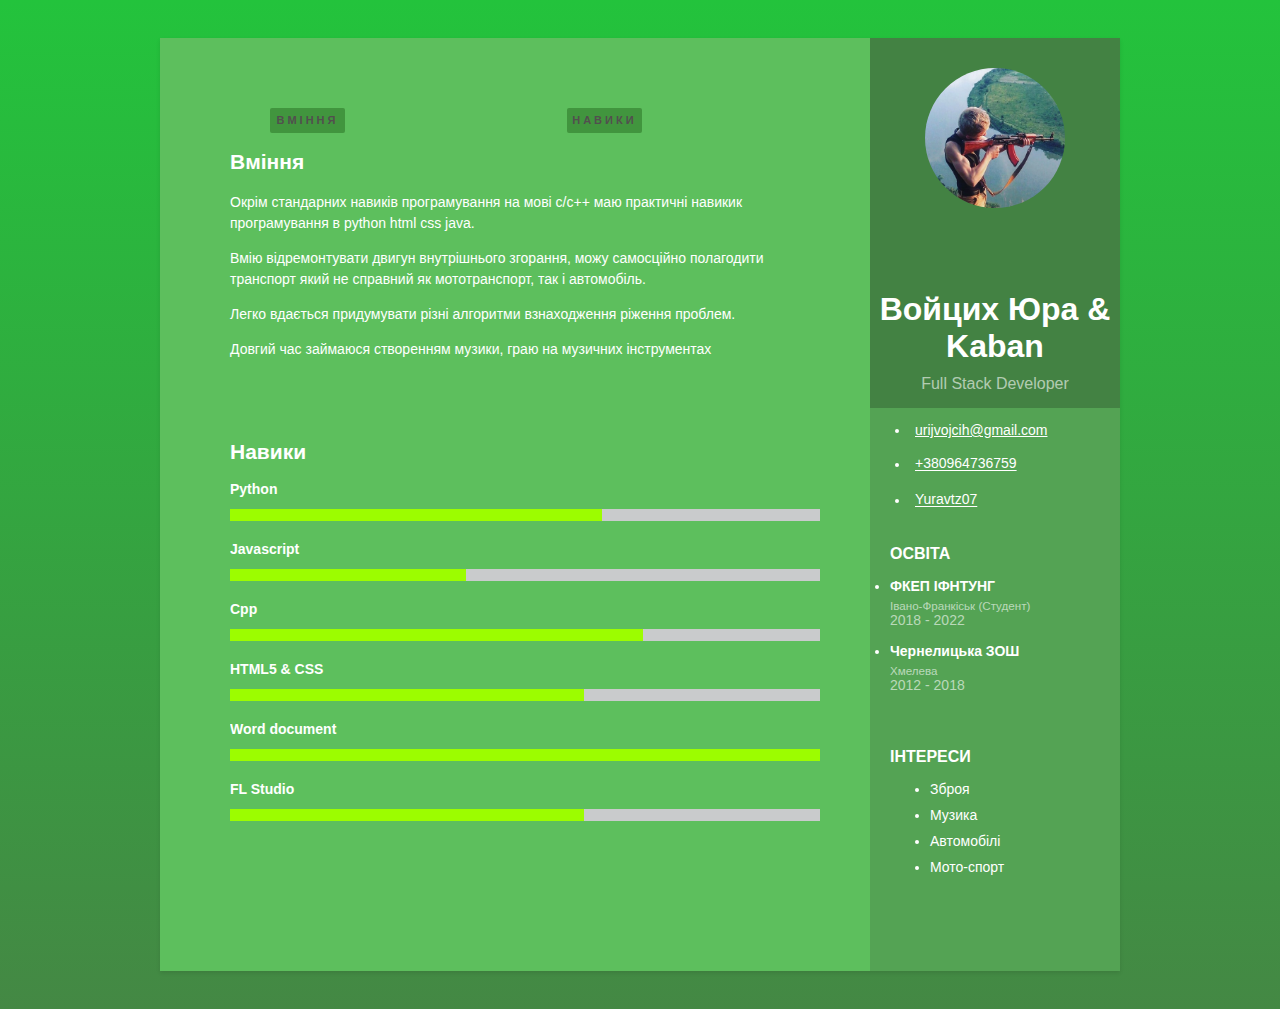
<file: index.html>
<!DOCTYPE html>
<html>
<head>
<link rel="stylesheet" href="stule.css">
<meta http-equiv="content-type" content="text/HTML; charset=utf-8" />
<title>Резюме</title>
</head>
<body>
<div class="wrapper">
        <div class="sidebar-wrapper">
            
            <div class="profile-container">
                <img class="profile" src="img/Profile_foto.jpg" alt="">
                
                <h1 class="name">Войцих Юра &amp Kaban</h1>
                <h3 class="tagline">Full Stack Developer</h3>
            </div><!--//profile-container-->
            
            <div class="contact-container">
                <ul class="list-unstyled contact-list">
                   <li class="email"><i class="fa fa-envelope"></i><a href="mailto: ">urijvojcih@gmail.com</a></li>
                    <li class="phone"><i class="fa fa-phone"></i><a href="#">+380964736759</a></li>
                    <li class="github"><i class="fa fa-github"></i><a href="https://github.com/Yuravtz07" target="_blank">Yuravtz07</a></li>
                </ul>
            </div><!--//contact-container-->
            <div class="education-container container-block">
                <h2 class="container-block-title">Освіта</h2>
                <div class="item">
                     <h4 class="degree"><li>ФКЕП ІФНТУНГ</li></h4>
                    <h5 class="meta">Івано-Франкіськ (Студент)</h5>
                    <div class="time">2018 - 2022</div>
                </div><!--//item-->
                <div class="item">
                    <h4 class="degree"><li>Чернелицька ЗОШ</li></h4>						
                    <h5 class="meta">Хмелева</h5>
                    <div class="time">2012 - 2018</div>
                </div><!--//item-->
            </div><!--//education-container-->
            

            
            
            
            
            
            <div class="interests-container container-block">
                <h2 class="container-block-title">Інтереси</h2>
                <ul class="list-unstyled interests-list">
                    <li>Зброя</li>
                    <li>Музика</li>
                    <li>Автомобілі</li>
                    <li>Мото-спорт</li>
                </ul>
            </div><!--//interests-->
            
        </div><!--//sidebar-wrapper-->
        
        <div class="main-wrapper">
 <div class="button"> 
       <a href="#1" class="floating-button">Вміння</a>
       <a href="#3" class="floating-button">Навики</a>
</div> 
            <section class="section experiences-section">
                <h2 id = "1" class="section-title"><i class="fa fa-briefcase"></i>Вміння</h2>
                
                <div class="item">
                    <div class="meta">
                        <div class="upper-row">
                            
                        </div><!--//upper-row-->
                        <div class="company"></div>
                    </div><!--//meta-->
                    <div class="details">
                        <p>Окрім стандарних навиків програмування на мові c/c++ маю практичні навикик програмування в python html css java.</p>  
                        <p>Вмію відремонтувати двигун внутрішнього згорання, можу самосційно полагодити транспорт який не справний як мототранспорт, так і автомобіль.</p>
                        <p>Легко вдається придумувати різні алгоритми взнаходження ріження проблем.</p>
                        <p>Довгий час займаюся створенням музики, граю на музичних інструментах</p>
                    </div><!--//details-->
                </div><!--//item-->
                
            </section><!--//section-->
            
            
            <section class="skills-section section">
                <h2 id ="3" class="section-title"><i class="fa fa-rocket"></i>Навики</h2>
                <div class="skillset">       
                    <div class="item">
                        <h3 class="level-title">Python</h3>
                        <div class="level-bar">
                            <div class="level-bar-inner" data-level="100%" style="width: 63%;">
                            </div>                                      
                        </div><!--//level-bar-->                                 
                    </div><!--//item-->
                    
                    <div class="item">
                        <h3 class="level-title">Javascript </h3>
                        <div class="level-bar">
                            <div class="level-bar-inner" data-level="98%" style="width: 40%;">
                            </div>                                      
                        </div><!--//level-bar-->                                 
                    </div><!--//item-->
                    
                    <div class="item">
                        <h3 class="level-title">Cpp</h3>
                        <div class="level-bar">
                            <div class="level-bar-inner" data-level="98%" style="width: 70%;">
                            </div>                                      
                        </div><!--//level-bar-->                                 
                    </div><!--//item-->
                    
                    <div class="item">
                        <h3 class="level-title">HTML5 &amp; CSS</h3>
                        <div class="level-bar">
                            <div class="level-bar-inner" data-level="95%" style="width: 60%;">
                            </div>                                      
                        </div><!--//level-bar-->                                 
                    </div><!--//item-->
                    
                    <div class="item">
                        <h3 class="level-title">Word document</h3>
                        <div class="level-bar">
                            <div class="level-bar-inner" data-level="100%" style="width: 100%;">
                            </div>                                      
                        </div><!--//level-bar-->                                 
                    </div><!--//item-->
                    
                    <div class="item">
                        <h3 class="level-title">FL Studio</h3>
                        <div class="level-bar">
                            <div class="level-bar-inner" data-level="60%" style="width: 60%;">
                            </div>                                      
                        </div><!--//level-bar-->                                 
                    </div><!--//item-->
                    
                </div>  
            </section><!--//skills-section-->
            
        </div><!--//main-body-->
    </div>
</body>
</html>
</file>
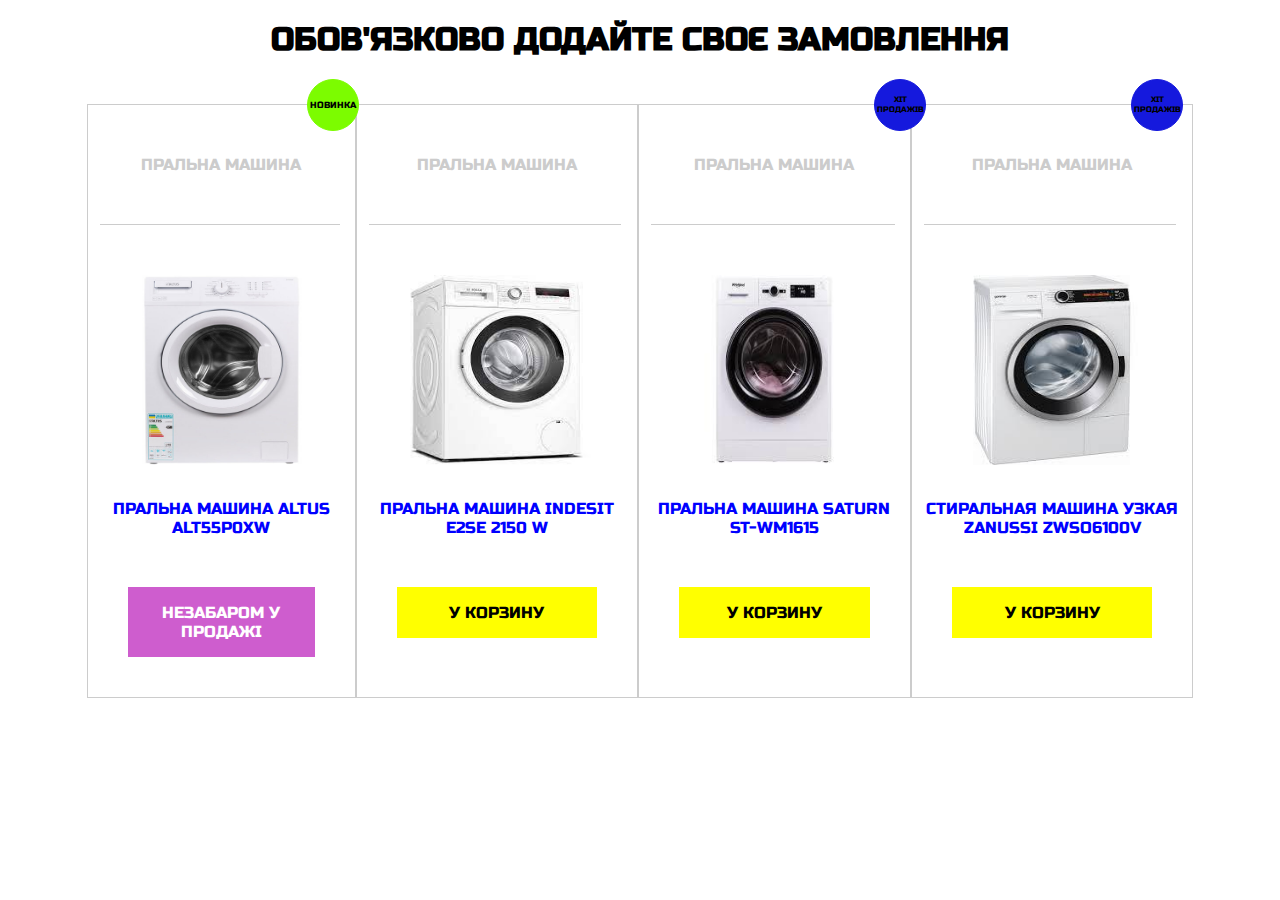
<file: lr/lr_7-main/index.html>
<!DOCTYPE html>
<html lang="en">
<head>
    <meta charset="UTF-8">
    <meta http-equiv="X-UA-Compatible" content="IE=edge">
    <meta name="viewport" content="width=device-width, initial-scale=1.0">
    <link rel="stylesheet" href="./style.css">
    <link rel="preconnect" href="https://fonts.gstatic.com">
    <link href="https://fonts.googleapis.com/css2?family=Russo+One&display=swap" rel="stylesheet">
    <title>Покупки</title>
</head>
<body>
    <div class="main">
        <div class="header">
            <h1>ОБОВ'ЯЗКОВО ДОДАЙТЕ СВОЄ ЗАМОВЛЕННЯ</h1>
        </div>

        <div class="col-up">
            <div class="nov">
                <div class="nov-text">НОВИНКА</div>
            </div>

            <div class="hit-first">
                <div class="hit-text">ХІТ ПРОДАЖІВ</div>
            </div>

            <div class="hit-second">
                <div class="hit-text">ХІТ ПРОДАЖІВ</div>
            </div>
        </div>

        <div class="container">
            <div class="center">


                <div class="tovar">
                    <div class="genre">
                        <div class="genre-name">Пральна машина</div>
                    </div>
                    <div class="line"></div>
                    <img src="./img/1.jpg" alt="">
                    <div class="name">Пральна машина ALTUS ALT55P0XW </div>
                    <div class="button-prod"><div class="text-button-prod">НЕЗАБАРОМ У ПРОДАЖІ</div></div>
                </div>
                

                <div class="tovar">
                    <div class="genre">
                        <div class="genre-name">Пральна машина</div>
                    </div>
                    <div class="line"></div>
                    <img src="./img/2.jpg" alt="">
                    <div class="name">Пральна машина Indesit E2SE 2150 W</div>
                    <div class="button"><div class="text-button">У КОРЗИНУ</div></div>
                </div>


                <div class="tovar">
                    <div class="genre">
                        <div class="genre-name">Пральна машина</div>
                    </div>
                    <div class="line"></div>
                    <img src="./img/3.jpg" alt="">
                    <div class="name">Пральна машина Saturn ST-WM1615</div>
                    <div class="button"><div class="text-button">У КОРЗИНУ</div></div>
                </div>


                <div class="tovar">
                    <div class="genre">
                        <div class="genre-name">Пральна машина</div>
                    </div>
                    <div class="line"></div>
                    <img src="./img/4.jpg" alt="">
                    <div class="name"> Стиральная машина узкая ZANUSSI ZWSO6100V</div>
                    <div class="button"><div class="text-button">У КОРЗИНУ</div></div>
                </div>
            </div>

        </div>
    </div>
    
</body>
</html>
</file>
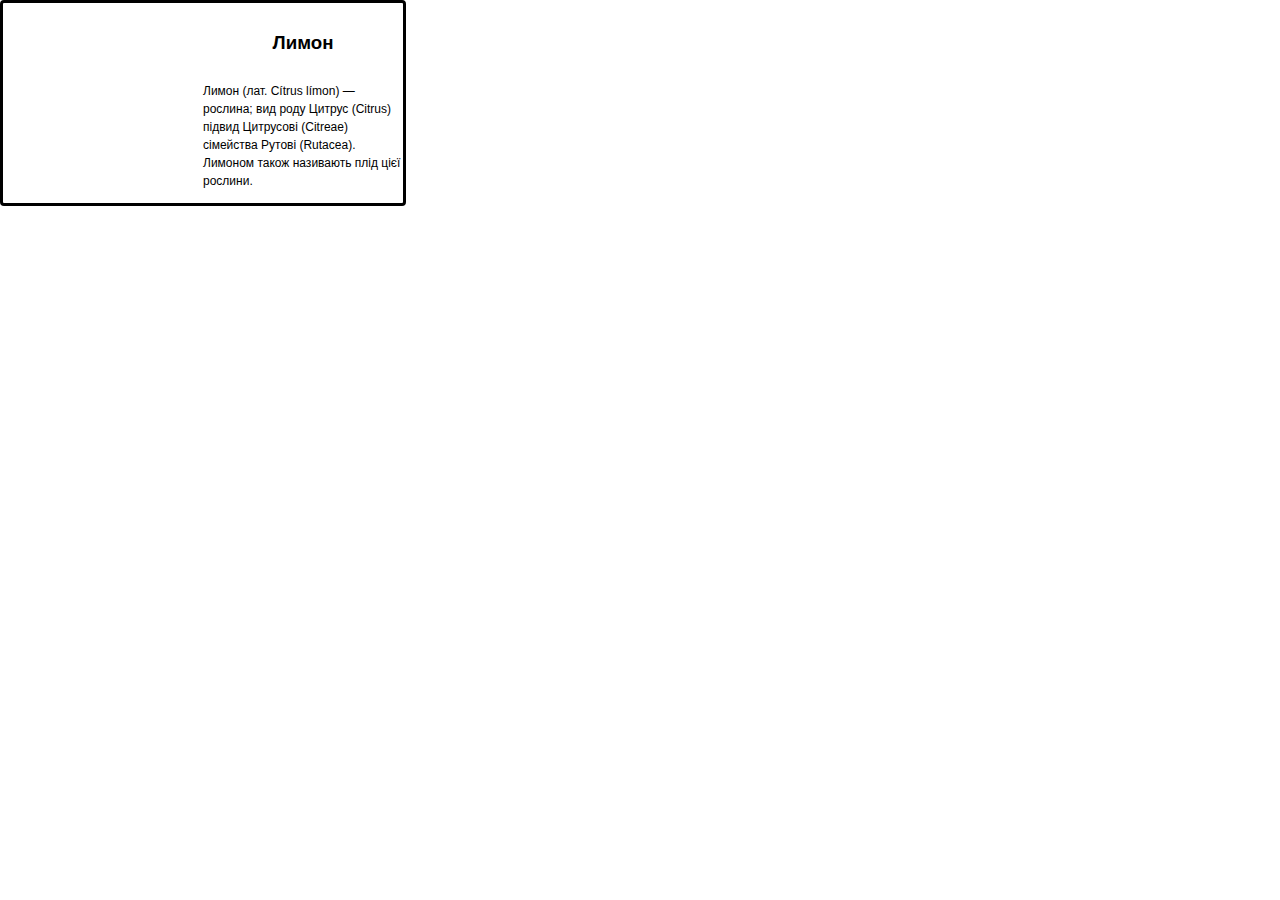
<file: lr/lr_4-main/task_1/index.html>
<!DOCTYPE html>
<html lang="en">
<head>
    <meta charset="UTF-8">
    <title>Title</title>
    <link rel="stylesheet" href="style.css">
</head>
<body>
    <div class="myblock">
        <div class="lemon"></div>
        <div class="about-lemon">
            <h3>Лимон</h3>
            <p>Лимон (лат. Cítrus límon) — рослина; вид роду Цитрус (Citrus) підвид Цитрусові (Citreae) сімейства Рутові (Rutacea). Лимоном також називають плід цієї рослини.</p>
        </div>
    </div>
</body>
</html>
</file>
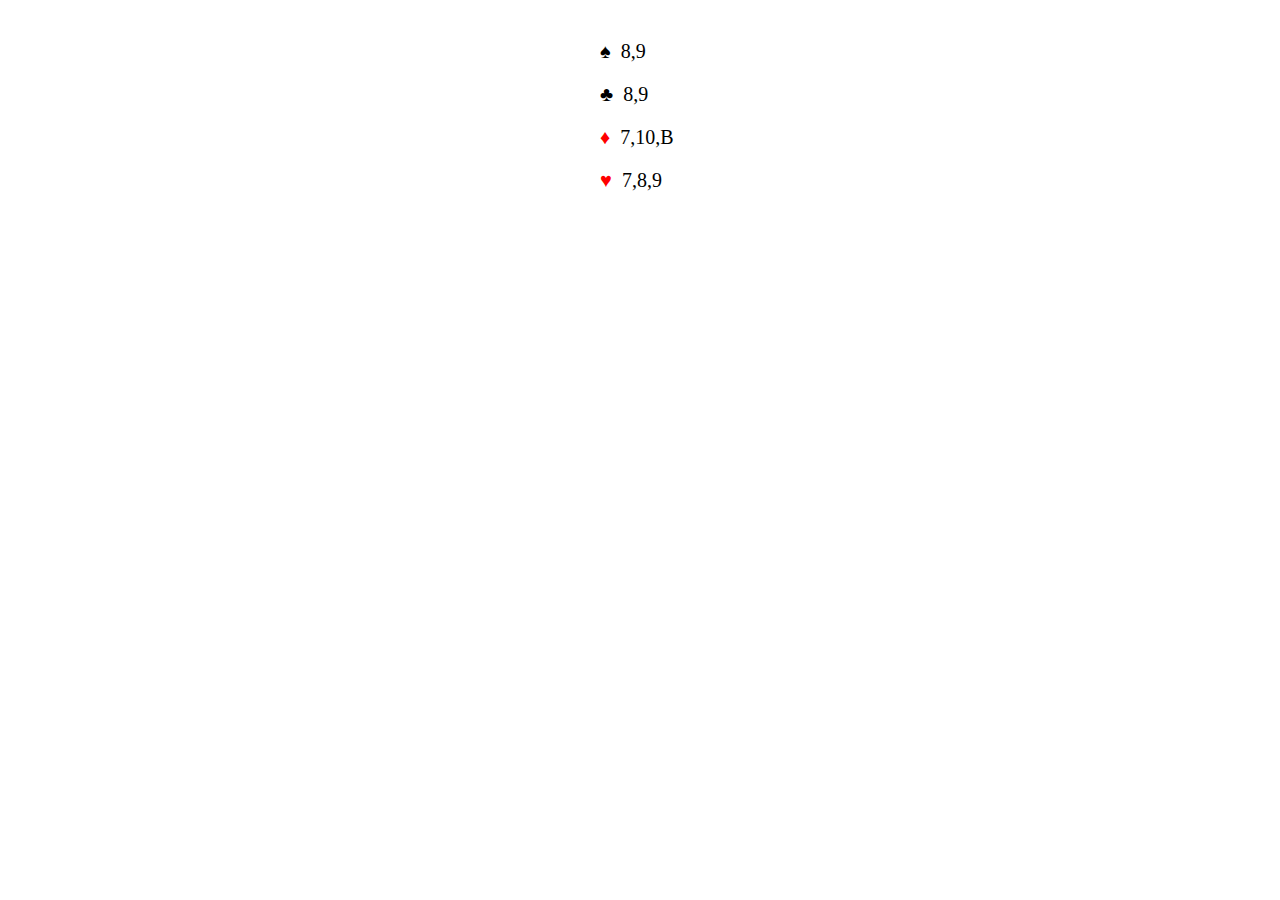
<file: lr/lr_4-main/task_3/index.html>
<!DOCTYPE html>
<html>
<head>
    <meta charset="utf-8">
    <title>Page Title</title>
    <link rel="stylesheet" href="style.css">
</head>
<body>
    <div class ="Myclass">
        <p><span class="a"></span>8,9</p>
        <p><span class="b"></span>8,9</p>
        <p><span class="c"></span>7,10,B</p>
        <p><span class="d"></span>7,8,9</p>
    </div>  
</body>
</html>
</file>
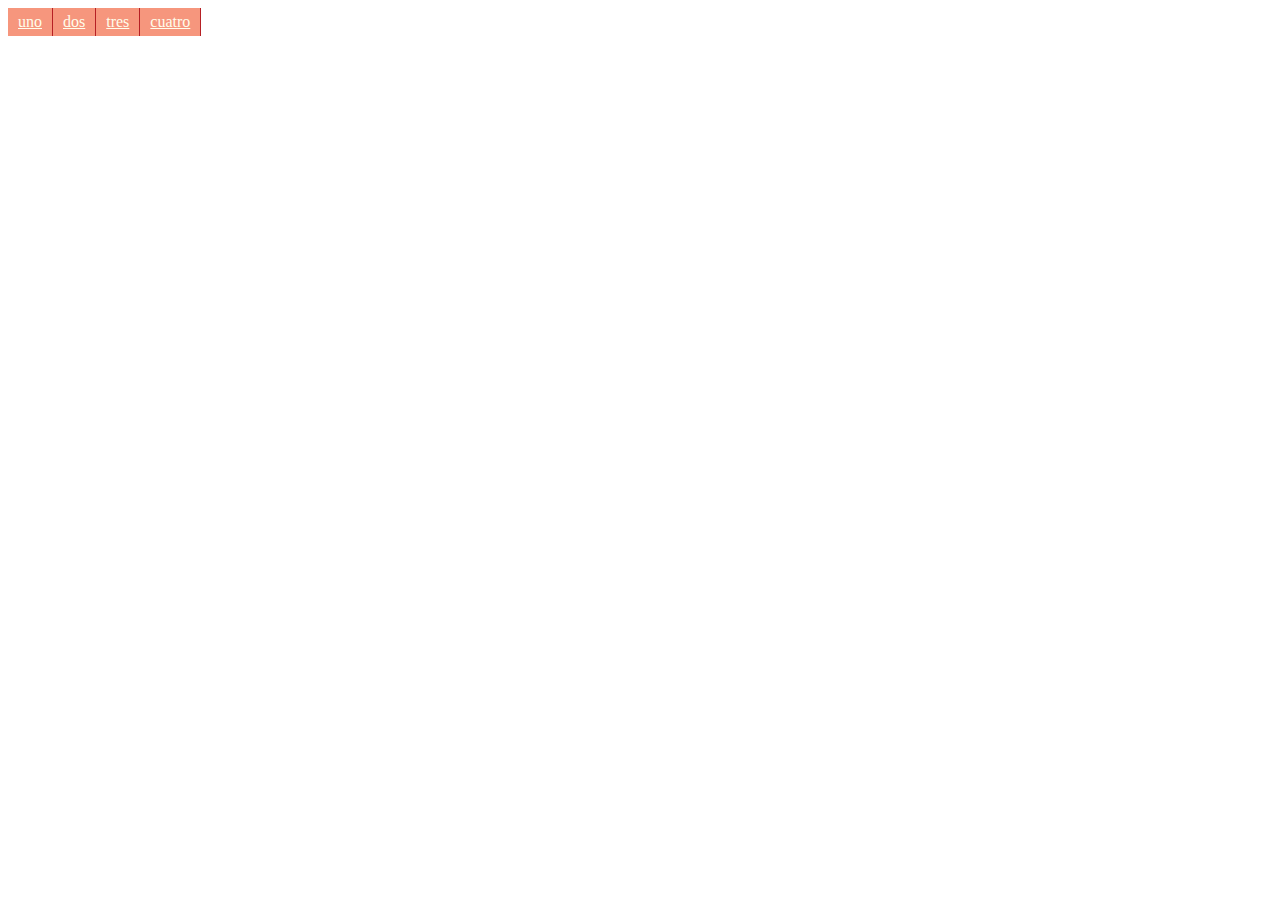
<file: lr/lr_4-main/task_5/index.html>
<!DOCTYPE html>
<html>
<head>
 <meta charset="utf-8">
 <title>Ссылки</title>
 <style>
 .links { 
    
     display: table;  
     display: inline-flex; 
     
    background: #F6967D;
 }
 .links a {
     color: #FFFDEB;
     display: inline-block;
     padding: 5px 10px;
    border-right: 1px solid #B62025;
     
 }

 </style>
</head>
<body>
     <div class="links">
         <a href="1.html">uno</a>
         <a href="2.html">dos</a>
         <a href="3.html">tres</a>
         <a href="4.html">cuatro</a>
    </div>
</body>
</html>
</file>
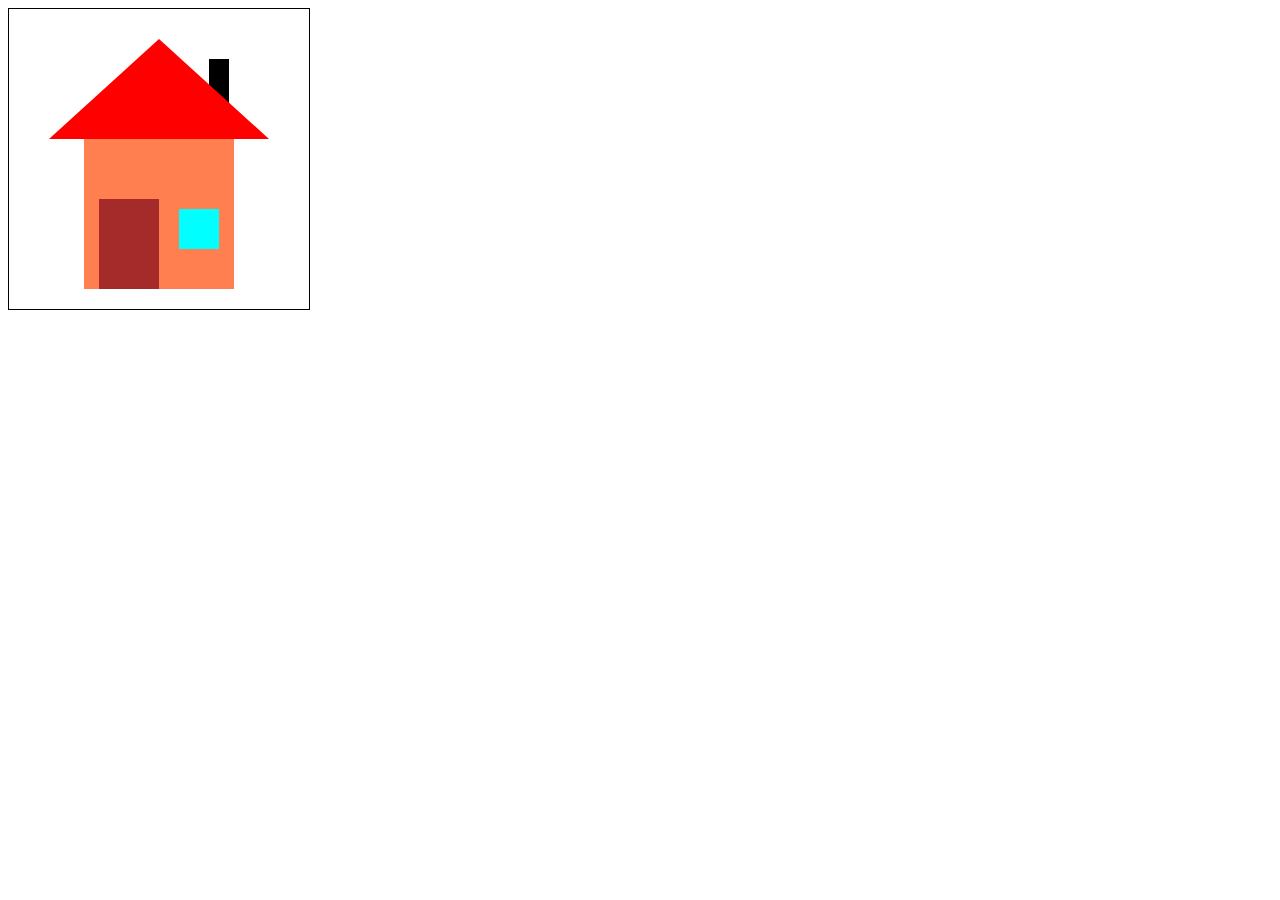
<file: lr/lr_5-main/tasks1/index.html>
<!DOCTYPE html>
<html lang="en">
<head>
	<meta charset="UTF-8">
	<meta name="viewport" content="width=device-width, initial-scale=1.0">
	<link rel="stylesheet" type="text/css" href="style.css">
	<title>Task1</title>
</head>
<body>
	<div class="main-block">
 		 <div class="door"></div>
 		 <div class="window"></div>
  		 <div class="house"></div>
  		 <div class="chimney"></div>
  		 <div class="roof"></div>
 	</div>
</body>
</html>
</file>
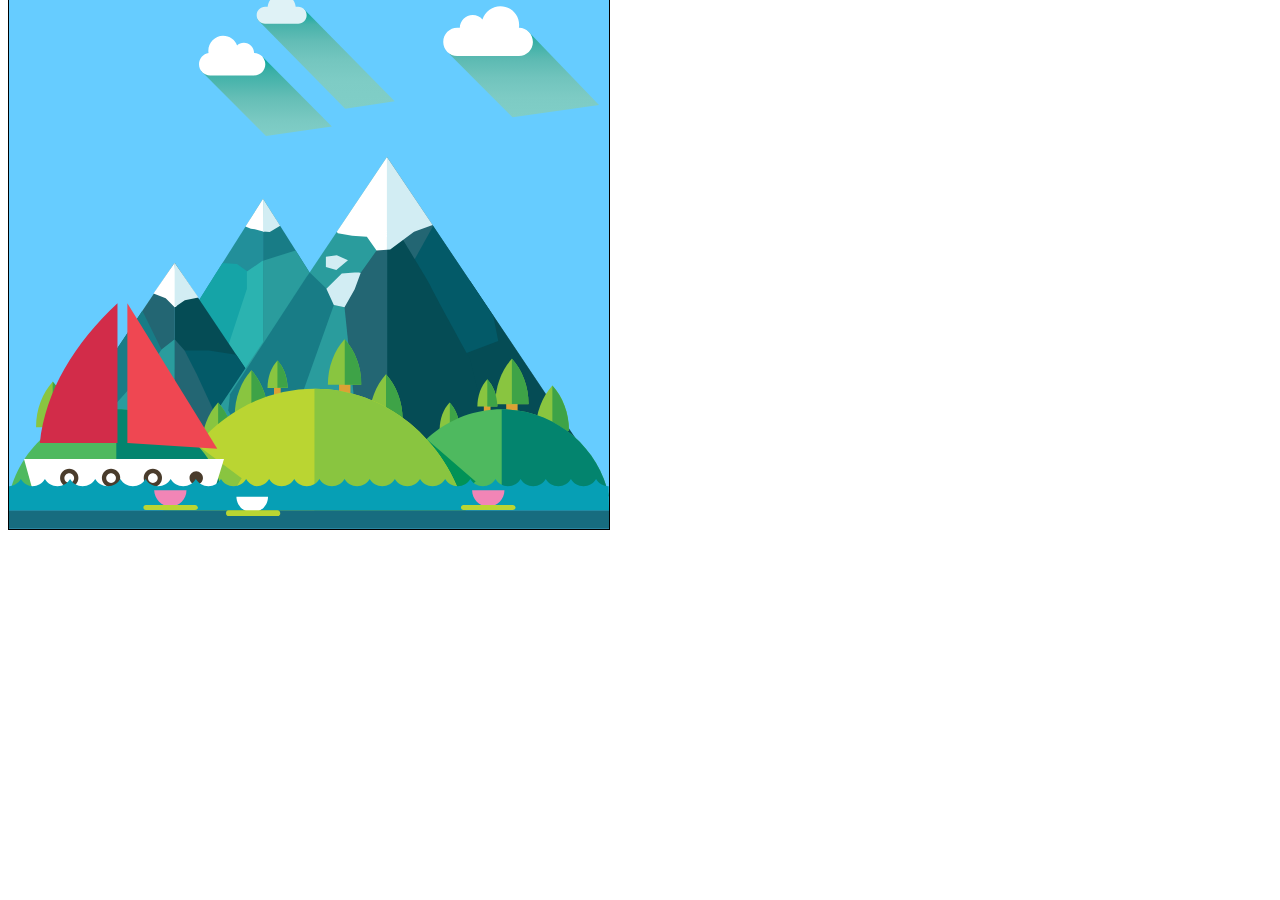
<file: lr/lr_5-main/tasks2/index.html>
<!DOCTYPE html>
<html lang="en">
<head>
	<meta charset="UTF-8">
	<meta name="viewport" content="width=device-width, initial-scale=1.0">
	<link rel="stylesheet" type="text/css" href="style.css">
	<title>Task2</title>
</head>
<body>
	<div class="main-block">
 		 <div class="clouds">
 		 	<img src="images/clouds.svg">
 		 </div>
 		 <div class="water">
 		 	<img src="images/water.svg">
 		 </div>
  		 <div class="wooden-ship">
  		 	<img src="images/wooden-ship.svg">
  		 </div>
  		 <div class="world">
  		 	<img src="images/world.svg">
  		 </div>
 	</div>
</body>
</html>
</file>
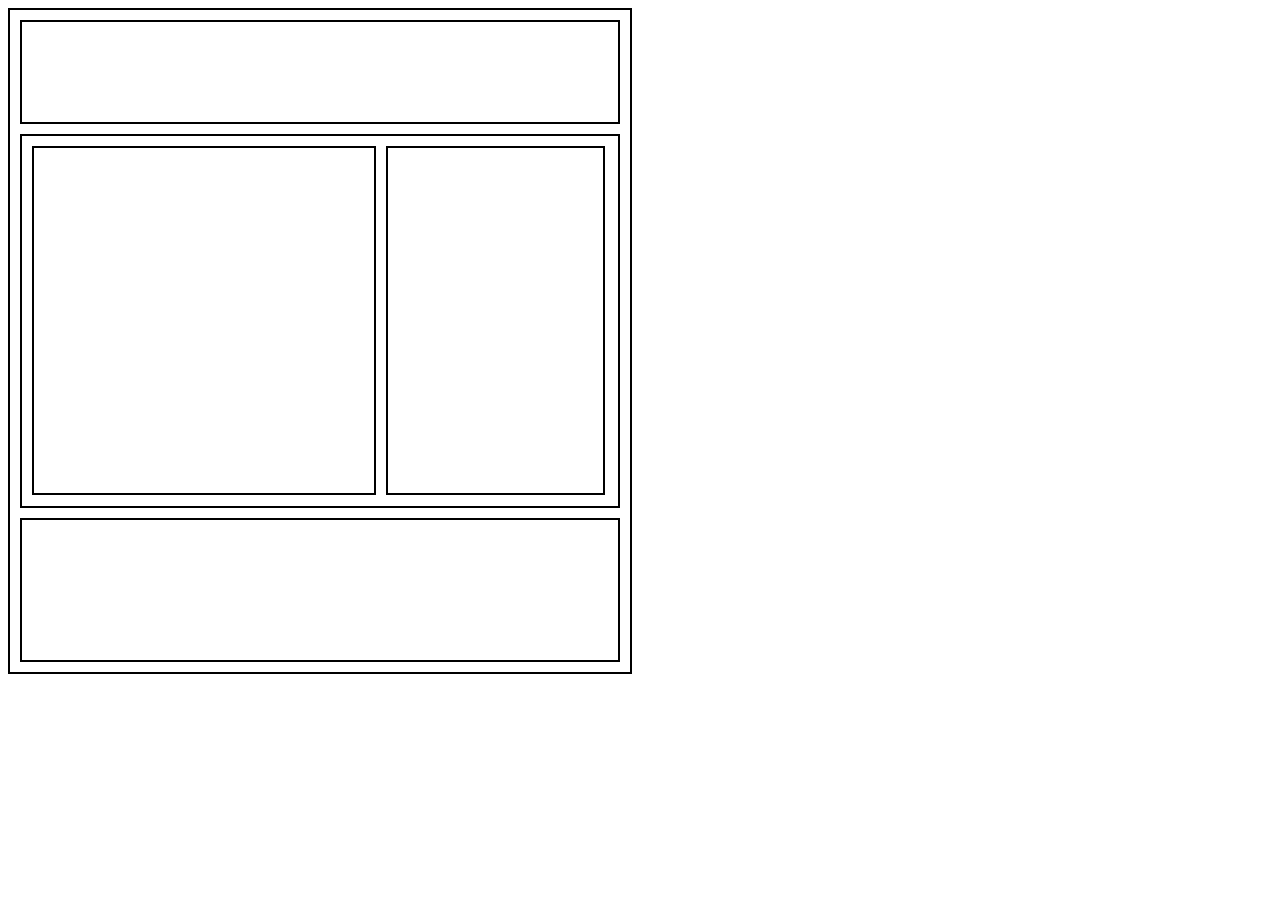
<file: lr/lr_5-main/tasks3/index.html>
<!DOCTYPE html>
<html lang="en">
<head>
	<meta charset="UTF-8">
	<meta name="viewport" content="width=device-width, initial-scale=1.0">
	<link rel="stylesheet" type="text/css" href="style.css">
	<title>Task3</title>
</head>
<body>
	<div class="fullwrap">
    <header class="header"></header> 
    <div class="wrap">
        <div class="main"></div>
        <div class="sidebar"></div>
    </div>
    <footer class="footer"></footer>
 	</div>
</body>
</html>
</file>
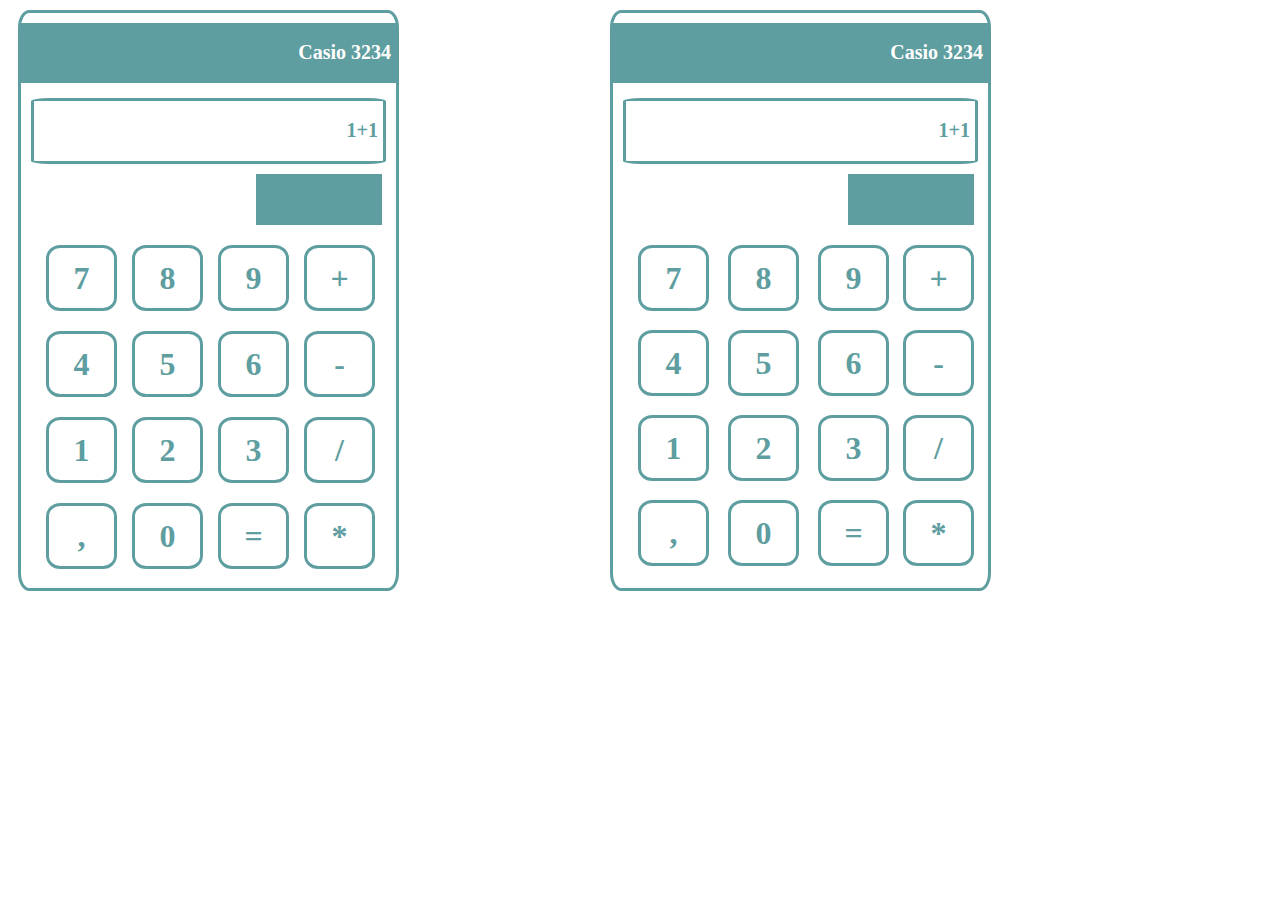
<file: lr/lr_5-main/tasks4/index.html>
<!DOCTYPE html>
<html lang="en">
<head>
	<meta charset="UTF-8">
	<meta name="viewport" content="width=device-width, initial-scale=1.0">
	<link rel="stylesheet" type="text/css" href="style.css">
	<title>Task4</title>
</head>
<body>
	<div class="fullwrap">
    <header class="header"><h1>Casio 3234</h1></header> 
    <div class="text"><h1>1+1</h1></div>
    <div class="battery"></div>
    <div class="line">
        <div class="button"><h1 class="btext">7</h1></div>
        <div class="button"><h1 class="btext">8</h1></div>
        <div class="button"><h1 class="btext">9</h1></div>
        <div class="button"><h1 class="btext">+</h1></div>
    </div>
    <div class="line">
    	<div class="button"><h1 class="btext">4</h1></div>
    	<div class="button"><h1 class="btext">5</h1></div>
    	<div class="button"><h1 class="btext">6</h1></div>
    	<div class="button"><h1 class="btext">-</h1></div>
    </div>
    <div class="line">
    	<div class="button"><h1 class="btext">1</h1></div>
    	<div class="button"><h1 class="btext">2</h1></div>
    	<div class="button"><h1 class="btext">3</h1></div>
    	<div class="button"><h1 class="btext">/</h1></div>
    </div>
    <div class="line">
    	<div class="button"><h1 class="btext">,</h1></div>
    	<div class="button"><h1 class="btext">0</h1></div>
    	<div class="button"><h1 class="btext">=</h1></div>
    	<div class="button"><h1 class="btext">*</h1></div>
    </div>
 	</div>
 	<div class="fullwrap-position">
    <header class="header"><h1>Casio 3234</h1></header> 
    <div class="text"><h1>1+1</h1></div>
    <div class="battery"></div>
    <div class="line-1">
        <div class="button-1"><h1 class="btext">7</h1></div>
        <div class="button-2"><h1 class="btext">8</h1></div>
        <div class="button-3"><h1 class="btext">9</h1></div>
        <div class="button-4"><h1 class="btext">+</h1></div>
    </div>
    <div class="line-2">
    	<div class="button-1"><h1 class="btext">4</h1></div>
    	<div class="button-2"><h1 class="btext">5</h1></div>
    	<div class="button-3"><h1 class="btext">6</h1></div>
    	<div class="button-4"><h1 class="btext">-</h1></div>
    </div>
    <div class="line-3">
    	<div class="button-1"><h1 class="btext">1</h1></div>
    	<div class="button-2"><h1 class="btext">2</h1></div>
    	<div class="button-3"><h1 class="btext">3</h1></div>
    	<div class="button-4"><h1 class="btext">/</h1></div>
    </div>
    <div class="line-4">
    	<div class="button-1"><h1 class="btext">,</h1></div>
    	<div class="button-2"><h1 class="btext">0</h1></div>
    	<div class="button-3"><h1 class="btext">=</h1></div>
    	<div class="button-4"><h1 class="btext">*</h1></div>
    </div>
 	</div>
</body>
</html>
</file>
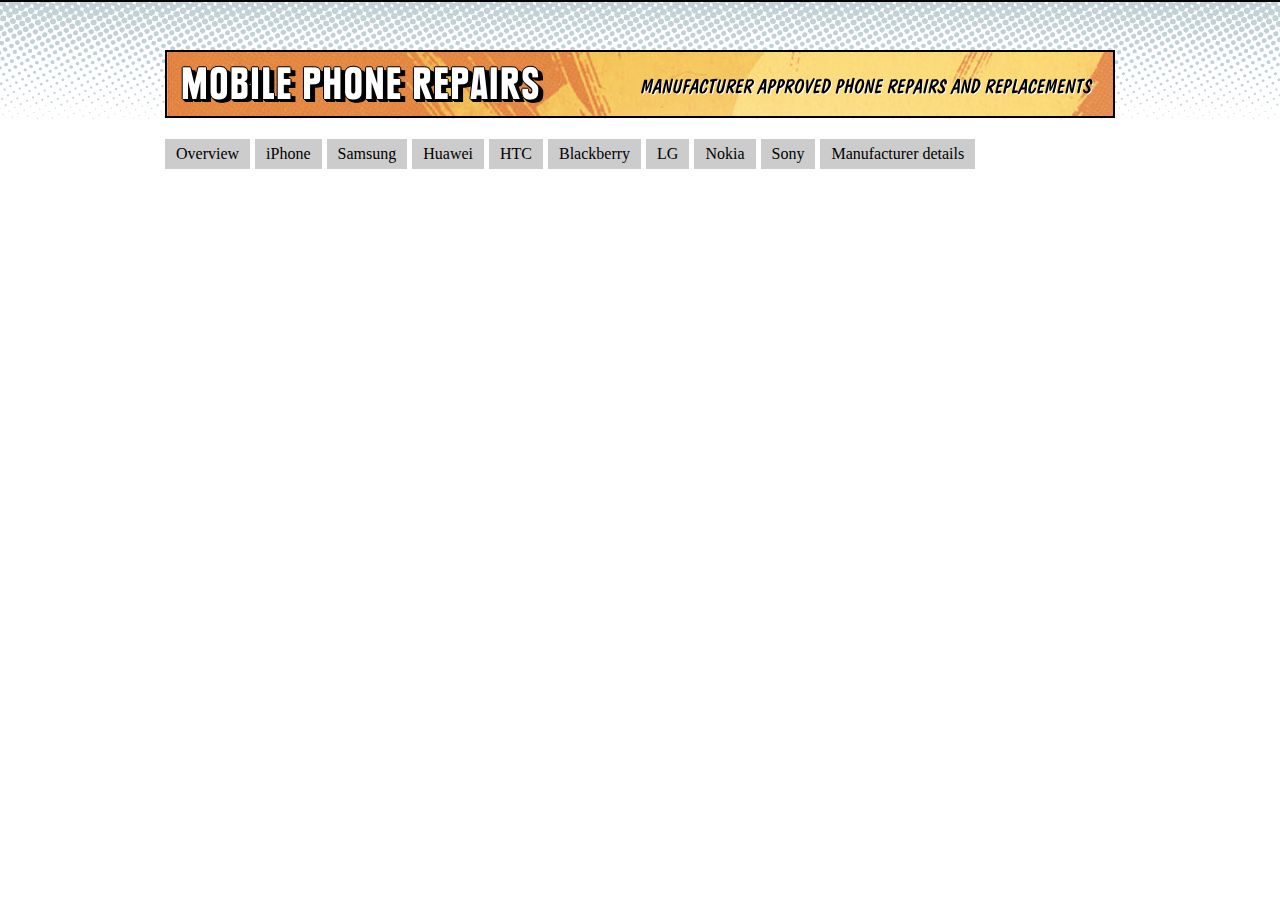
<file: lr/lr_6-main/task 3/index.html>
<!DOCTYPE html>
<html lang="en">
<head>
    <meta charset="UTF-8">
    <meta http-equiv="X-UA-Compatible" content="IE=edge">
    <meta name="viewport" content="width=device-width, initial-scale=1.0">
    <link rel="stylesheet" href="style.css">
    <title>Серевіс телефонів</title>
</head>
<body>
    <div class="header">
        <img src="./img/utp.png" alt="" class="image-tel">
    </div>
    <div class="list-tel">
        <a href="#"><div class="list">Overview</div></a>
        <a href="#"><div class="list">iPhone</div></a>
        <a href="#"><div class="list">Samsung</div></a>
        <a href="#"><div class="list">Huawei</div></a>
        <a href="#"><div class="list">HTC</div></a>
        <a href="#"><div class="list">Blackberry</div></a>
        <a href="#"><div class="list">LG</div></a>
        <a href="#"><div class="list">Nokia</div></a>
        <a href="#"><div class="list">Sony</div></a>
        <a href="#"><div class="list">Manufacturer details</div></a>
    </div>
</body>
</html>
</file>
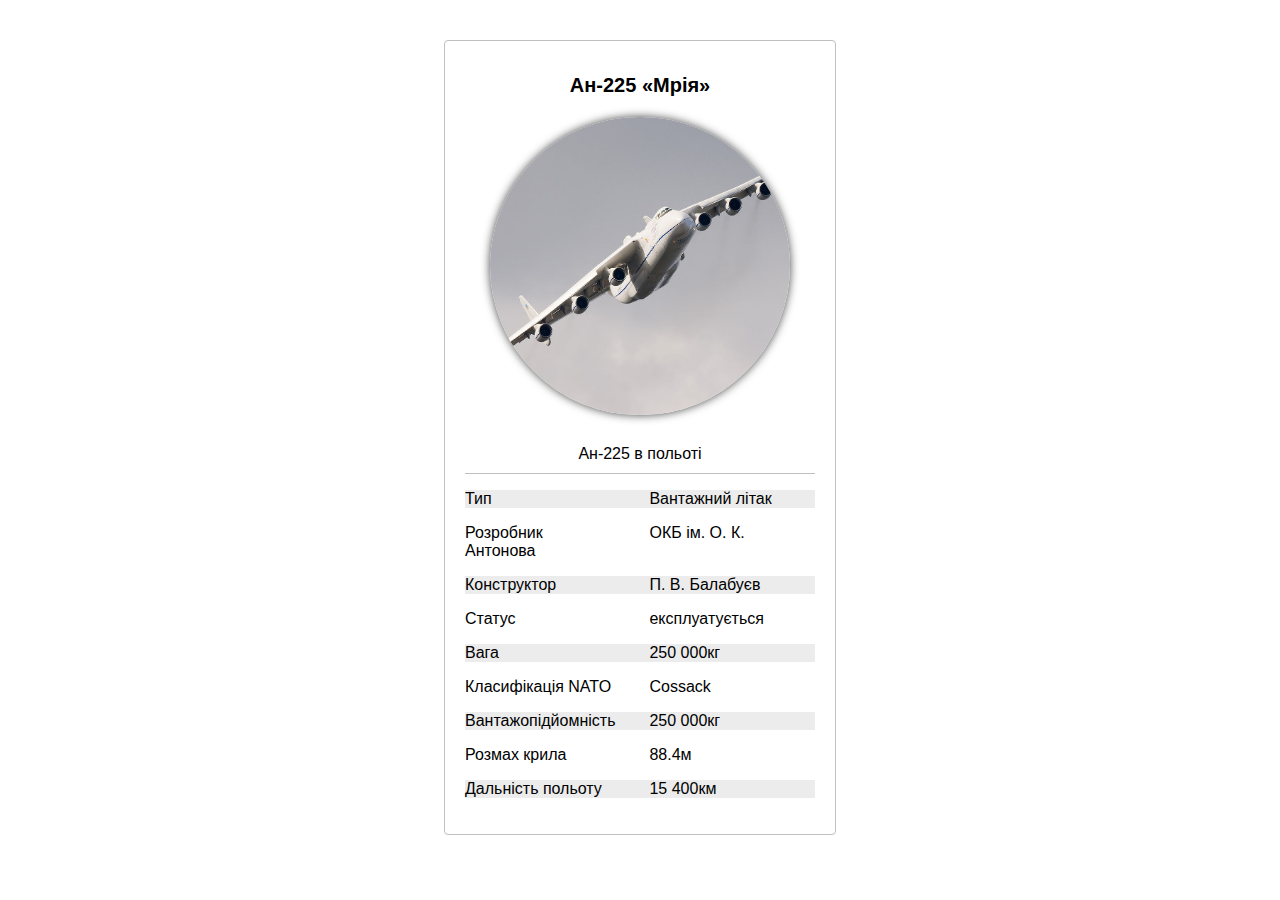
<file: lr/lr_4-main/task_2/cossacs.html>
<!DOCTYPE html>
<html lang="en">
<head>
    <meta charset="UTF-8">
    <title>Мрія</title>
    <link rel="stylesheet" href="cossacs.css">
    <link href="https://fonts.googleapis.com/css?family=Exo+2:400,700" rel="stylesheet">
</head>
<body>
    <div class="wrap">
        <h1>Ан-225 «Мрія»</h1>
        <img class = "img" src="cossacs.jpg" alt="Ан-225">
        <p class="info">Ан-225 в польоті</p>
        <p><span class="side">Тип</span> 	Вантажний літак</p>
        <p><span class="side">Розробник</span> ОКБ ім. О. К. Антонова</p>
        <p><span class="side">Конструктор</span> 	П. В. Балабуєв</p>
        <p><span class="side">Статус</span> 	експлуатується</p>
        <p><span class="side">Вага</span> 250 000кг</p>
        <p><span class="side">Класифікація NATO</span> Cossack</p>
        <p><span class="side">Вантажопідйомність</span> 250 000кг</p>
        <p><span class="side">Розмах крила</span> 88.4м</p>
        <p><span class="side">Дальність польоту</span> 15 400км</p>
    </div>
</body>
</html>
</file>
<file: stule.css>
body {
  font-family: 'Roboto', sans-serif;
  color: #ffffff;
 /* background: #f5f5f5;*/
 /*background-image:  url(https://encrypted-tbn0.gstatic.com/images?q=tbn:ANd9GcSF_vBzuhua5kYNuTu2cgstXkIOQvmqMzDpgw&usqp=CAU);*/
    background: linear-gradient(#23c33c, #448844);
    
  
  font-size: 14px;
  padding: 30px;
 /* margin-bottom: -30px*/
}


.btn{
    margin:0 auto;

    border: 1px solid #ccf; 
    background: #3838ea; 
}
h1,
h2,
h3,
h5,
h6 {
  font-weight: 700;
}
a {
  color: #c1b311;
}
a:hover {
  text-decoration: underline;
  color: #5a2053;
}
a:focus {
  text-decoration: none;
}
p {
  line-height: 1.5;
}
.wrapper {
  max-width: 960px;
  margin: 0 auto;
  position: relative;
  box-shadow: 0px 2px 4px rgba(0, 0, 0, 0.1);
}
.sidebar-wrapper {
  background: #54a354;
  position: absolute;
  right: 0;
  width: 250px;
  height: 100%;
  min-height: auto;
  color: #fff;
}
.sidebar-wrapper a {
  color: #fff;
}
.sidebar-wrapper .profile-container {
height: 370px;
  background: rgba(0, 0, 0, 0.2);
  text-align: center;
  color: #fff;
    
}
.profile{
   
/*margin: auto 10xp;*/
  position: relative;
  left: 0;
  top: 0;
  padding: 30px;
  border-radius: 100%;
  /*border: 2px solid #52d5f4;*/
  width:200px;
  height:200px;
  line-height: 1.42857143;
  font-family: 'Roboto', sans-serif;
  box-sizing: border-box;
}
.sidebar-wrapper .name {
  font-size: 32px;
  font-weight: 900;
  margin-top: 0;
  margin-bottom: 10px;
}
.sidebar-wrapper .tagline {
  color: rgba(255, 255, 255, 0.6);
  font-size: 16px;
  font-weight: 400;
  margin-top: 0;
  margin-bottom: 0;
}
.sidebar-wrapper .profile {
    
  margin-bottom: 50px;
}
.sidebar-wrapper .contact-list .fa {
  margin-right: 5px;
  font-size: 18px;
  vertical-align: middle;
}
.sidebar-wrapper .contact-list li {
  margin-bottom: 15px;
}
.sidebar-wrapper .contact-list li:last-child {
  margin-bottom: 0;
}
.sidebar-wrapper .contact-list .email .fa {
  font-size: 14px;
    
}
.sidebar-wrapper .container-block {
  padding: 20px;
}
.sidebar-wrapper .container-block-title {
  text-transform: uppercase;
  font-size: 16px;
  font-weight: 700;
  margin-top: 0;
  margin-bottom: 15px;
}
.sidebar-wrapper .degree {
  font-size: 14px;
  margin-top: 0;
  margin-bottom: 5px;
}
.sidebar-wrapper .education-container .item {
  margin-bottom: 15px;
}
.sidebar-wrapper .education-container .item:last-child {
  margin-bottom: 15xp;
}
.sidebar-wrapper .education-container .meta {
  color: rgba(255, 255, 255, 0.6);
  font-weight: 500;
  margin-bottom: 0px;
  margin-top: 0;
}
.sidebar-wrapper .education-container .time {
  color: rgba(255, 255, 255, 0.6);
  font-weight: 500;
  margin-bottom: 0px;
}
.sidebar-wrapper .languages-container .lang-desc {
  color: #ffffff;
}
.sidebar-wrapper .languages-list {
  margin-bottom: 0;
}
.sidebar-wrapper .languages-list li {
  margin-bottom: 10px;
}
.sidebar-wrapper .languages-list li:last-child {
  margin-bottom: 0;
}
.sidebar-wrapper .interests-list {
  margin-bottom: 0;
}
.sidebar-wrapper .interests-list li {
  margin-bottom: 10px;
}
.sidebar-wrapper .interests-list li:last-child {
  margin-bottom: 0;
}
.main-wrapper {
   /* margin-bottom: 70px;*/
  background:  #5dbf5d;
  padding: 70px;
  padding-right: 300px;
}


.main-wrapper .section {
  margin-bottom: 80px;
}
.main-wrapper .experiences-section .item {
  margin-bottom: 30px;
}
.main-wrapper .projects-section .intro {
  margin-bottom: 20px;
}
.skillset .item {
  margin-bottom: 20px;
  overflow: hidden;
}

.skillset .level-bar-inner {
  height: 15px;
  background: #9cfd00;
}
.main-wrapper .project-title {
  font-size: 16px;
  font-weight: 400;
  /*margin-top: 10xp;*/
  /*margin-bottom: 10px;*/
}
.skillset .level-title {
  font-size: 14px;
  margin-top: 0;
  margin-bottom: 12px;
}
.skillset .level-bar {
  height: 12px;
  background: #c9cbcc;
}

.button{
    width: auto;
    height: auto;
    margin: 0px;
    padding: 0px;
}
.floating-button {
        margin: auto 178px auto 40px;
list-style: none;
  text-decoration: none;
  display: inline-block;
  width: 75px;
  height: 25px;
  line-height: 25px;
  border-radius: 2px;
  font-family: 'Montserrat', sans-serif;
  font-size: 11px;
  text-transform: uppercase;
  text-align: center;
  letter-spacing: 3px;
  font-weight: 600;
  color: #524f4e;
  background: #41953e;
}
</file>
<file: lr/lr_7-main/style.css>
* {
    margin: 0;
    padding: 0;
}

body {
    font-family: 'Russo One', sans-serif;
}

.main {
    margin: 0 auto;
    width: 1106px;
    height: 615px;

}

.header {
    text-align: center;
    margin-top: 20px;
}

.col-up{
    display: flex;
    justify-content: center;
    position: absolute;
    margin-top: 20px;
}

.nov{
    border: 1px solid lawngreen;
    background-color: lawngreen;
    width: 50px;
    height: 50px;
    text-align: center;
    justify-content: center;
    border-radius: 50%;
    font-size: 9px;
    margin-left: 220px;
}

.nov-text {
    margin-top: 20px;
}

.hit-first{
    border: 1px solid rgb(21, 25, 221);
    background-color: rgb(21, 25, 221);
    width: 50px;
    height: 50px;
    line-height: 10px;
    text-align: center;
    justify-content: center;
    border-radius: 50%;
    font-size: 8px;
    margin-left: 515px;
}

.hit-second{
    border: 1px solid rgb(21, 25, 221);
    background-color: rgb(21, 25, 221);
    width: 50px;
    height: 50px;
    line-height: 10px;
    text-align: center;
    justify-content: center;
    border-radius: 50%;
    font-size: 8px;
    margin-left: 205px;
}

.hit-text{
    margin-top: 15px;
}

.container{
    margin-top: 30px;
    display: flex;
    justify-content: center;
    margin-top: 45px;
}


.center{
    display: flex;
}

.tovar{
    border: 1px solid #ccc;
    align-items: center;
    justify-content: center;
    text-align: center;
    max-width: 280px;
}

.genre{
    text-align: center;
    margin-top: 50px;
    margin-bottom: 50px;
    text-transform: uppercase;
    color: #ccc;
}

.line{
    width: 90%;
    height: 1px;
    background-color: #ccc;
    margin-left: 12px;
}

img{
    margin-top: 50px;
    width: 220px;
    height: 190px;
}

.name{
    text-transform: uppercase;
    color: blue;
    margin-left: 10px;
    margin-right: 10px;
    margin-top: 30px;
    margin-bottom: 50px;
}

.button-prod{
    align-items: center;
    justify-content: center;
    text-align: center;
    margin: 40px;
    padding: 15px;
    border: 1px solid rgb(206, 93, 206);
    background-color: rgb(206, 93, 206);
    color: white;
}

.button{
    align-items: center;
    justify-content: center;
    text-align: center;
    margin: 40px;
    padding: 15px;
    border: 1px solid yellow;
    background-color:yellow;
}
</file>
<file: lr/lr_4-main/task_1/style.css>
body{
    margin: 0px;
    padding: 0px;
    font-family: Arial  , sans-serif;
}
.myblock
{
    width: 400px;
    height: 200px;
    border: 3px solid black;
    border-radius: 4px;
    margin 30px;
}
.lemon {
    width: 180px;
    height: 180px;
    margin: 10px;
   background:url(https://cdn4.iconfinder.com/data/icons/Limon_iContainer/512/Grapefruit.png);
    background-size: contain;
    background-position: 50%;
    border-radius: 5px;
    float: left;
}

.about-lemon h3 {
    text-align: center;
    padding: 10px 0px;
}
.about-lemon p {
    font-size: 12px;
    line-height: 150%;
    margin 20px 0;
}
</file>
<file: lr/lr_4-main/task_3/style.css>
*{
    margin: 0;
    padding: 10px;
    background: #fff;
}
p{
    width: 100px;
    height: auto;
    margin: auto;
}
.a::before{
     color: black;
    content:"\2660";
}
.b::before{
     color: black;
    content:"\2663";
}
.c::before{
     color:red;
    content:"\2666";
}

.d::before{
     color:red;
    content:"\2665";
}
.Myclass{
    font-size: 20px;
}
</file>
<file: lr/lr_5-main/tasks1/style.css>
.main-block {
  position: absolute;
  width: 300px;
  height: 300px;
  border: 1px solid black;
}
.house {
  position: relative;
  width: 150px;
  height: 150px;
  background: coral;
  left: 75px;
}
.roof {
    position: relative;
    width: 0;
    height: 0;
    border-left: 110px solid transparent;
    border-right: 110px solid transparent;
    border-bottom: 100px solid red;
    top: -310px;
    left: 40px;
}
.chimney {
  position: relative;
  width: 20px;
  height: 60px;
  background: black;
  left: 200px;
  top: -230px;
}
.door {
  position: relative;
  width: 60px;
  height: 90px;
  background: brown;
  left: 90px;
  top: 190px;
  z-index: 100;
}
.window {
  position: relative;
  width: 40px;
  height: 40px;
  background: cyan;
  left: 170px;
  top: 110px;
  z-index: 100;
}
</file>
<file: lr/lr_5-main/tasks2/style.css>
.main-block {
  position: relative;
  width: 600px;
  height: 530px;
  border: 1px solid black;
  background-color: #6CF;
  top: -10px;
}

.clouds{
  position: absolute;
  width: 400px;
  top: -5px;
  left: 190px;
}

.water{
  position: relative;
  top: 480px;
  z-index: 2;
}

.wooden-ship{
  position: relative;
  width: 200px;
  top: 250px;
  left: 15px;
  z-index: 1;
}

.world{
  position: relative;
  top: -100px;
}
</file>
<file: lr/lr_5-main/tasks3/style.css>
.fullwrap{
  border: 2px solid black;
  width: 95%;
  padding: 10px;
  width: 600px;
}

.header{
  border: 2px solid black;
  height: 100px;
  margin-bottom: 10px;
}

.wrap{
  border: 2px solid black;
  height: 350px;
  margin-bottom: 10px;
  padding: 10px;
}

.main{
  float: left;
  border: 2px solid black;
  width: 340px;
  height: 345px;
  margin-right: 10px;
  margin-bottom: 10px;
}

.sidebar{
  float: left;
  border: 2px solid black;
  width: 215px;
  height: 345px;
  margin-bottom: 10px;
}

.footer{
  border: 2px solid black;
  height: 140px;
}
</file>
<file: lr/lr_5-main/tasks4/style.css>
.fullwrap{
  border: 3px solid #5f9ea0;
  width: 375px;
  height: 575px;
  margin: 10px;
  border-radius: 3%;
}

.fullwrap-position{
  position: absolute;
  border: 3px solid #5f9ea0;
  width: 375px;
  height: 575px;
  margin: 10px;
  border-radius: 3%;
  left: 600px;
  top: 0px;
}

.header{
  background-color: #5f9ea0;
  text-align: right;
  color: white;
  font-size: 10px;
  max-height: 50px;
  margin-top: 10px;
  margin-bottom: 10px;
  padding: 5px;
}

.text{
  border: 3px solid #5f9ea0;
  border-radius: 5%;
  text-align: right;
  color: #5f9ea0;
  font-size: 10px;
  max-height: 50px;
  margin-top: 15px;
  margin-bottom: 10px;
  margin-left: 10px;
  margin-right: 10px;
  padding: 5px;
}

.battery{
  border: 3px solid #5f9ea0;
  background-color: #5f9ea0;
  height: 45px;
  margin-right: 10px;
  width: 120px;
  margin-left: 235px;
  margin-bottom: 20px;
}

.line{
  margin-left: 25px;
}

.line-1{
  position: relative;
  margin-left: 25px;
  top: 0px;
}

.line-2{
  position: relative;
  margin-left: 25px;
  top: 85px;
}

.line-3{
  position: relative;
  margin-left: 25px;
  top: 170px;
}

.line-4{
  position: relative;
  margin-left: 25px;
  top: 255px;
}

.button{
  float: left;
  margin-right: 15px;
  margin-bottom: 20px;
  width: 65px;
  height: 60px;
  border: 3px solid #5f9ea0;
  text-align: center;
  color: #5f9ea0;
  border-radius: 20%;
}

.button:hover{
  color: red;
  border-color: red;
}

.button:active{
  background-color: grey;
}

.btext{
  margin-top: 0.4em;
}

.button-1{
  position: absolute;
  margin-bottom: 20px;
  width: 65px;
  height: 60px;
  border: 3px solid #5f9ea0;
  text-align: center;
  color: #5f9ea0;
  border-radius: 20%;
}

.button-1:hover, .button-2:hover, .button-3:hover, .button-4:hover{
  color: red;
  border-color: red;
}

.button-1:active, .button-2:active, .button-3:active, .button-4:active{
  background-color: grey;
}

.button-2{
  position: absolute;
  left: 90px;
  margin-right: 15px;
  margin-bottom: 20px;
  width: 65px;
  height: 60px;
  border: 3px solid #5f9ea0;
  text-align: center;
  color: #5f9ea0;
  border-radius: 20%;
}

.button-3{
  position: absolute;
  left: 180px;
  margin-right: 15px;
  margin-bottom: 20px;
  width: 65px;
  height: 60px;
  border: 3px solid #5f9ea0;
  text-align: center;
  color: #5f9ea0;
  border-radius: 20%;
}

.button-4{
  position: absolute;
  left: 265px;
  margin-right: 15px;
  margin-bottom: 20px;
  width: 65px;
  height: 60px;
  border: 3px solid #5f9ea0;
  text-align: center;
  color: #5f9ea0;
  border-radius: 20%;
}
</file>
<file: lr/lr_6-main/task 3/style.css>
* {
    margin: 0;
    padding: 0;
}

.header{
    background-image: url(./img/body-bg.png);
}

.image-tel{
    display: block;
    margin: 0 auto;
    padding-top: 50px;
}

.list-tel{
    display: flex;
    position: absolute;
    margin: auto;
    margin-top: 20px;
    left: 50%;
    margin-left: -475px;
}

.list{
    border: 1px solid #ccc;
    padding: 5px 10px 5px 10px;
    margin-right: 5px;
    background-color: #ccc;
}

.list:active{
    background-color: grey;
}

a{
    text-decoration: none;
    color: black;
}
</file>
<file: lr/lr_4-main/task_2/cossacs.css>
{
    margin: 0;
}
.html, body {
    font-family: Exo2, sans-serif;
}
.wrap {
    width: 350px;
    margin: 40px auto;
    border: 1px solid #c0c0c0;
    padding: 20px;
    border-radius: 4px;
}

h1 {
    font-size: 20px;
    text-align: center;
    margin-bottom: auto;
}

.img
{
    width: 300px;
    display: block;
    margin: 20px auto;
    border-radius: 300px;
    box-shadow: 0 0 10px #454545;
}
.p {
    font-size: 13px;
    line-height: 150%;
    margin: 5px 0;
    padding: 5px;
}
.info {
    
    text-align: center;
    border-bottom: 1px solid #c0c0c0;
    padding: 10px;
}
.side { 
    font-weight: 700px;
    width: 180px;
    display: inline-block;
}
p:nth-child(2n) {
    background: #ececec;
}
</file>
